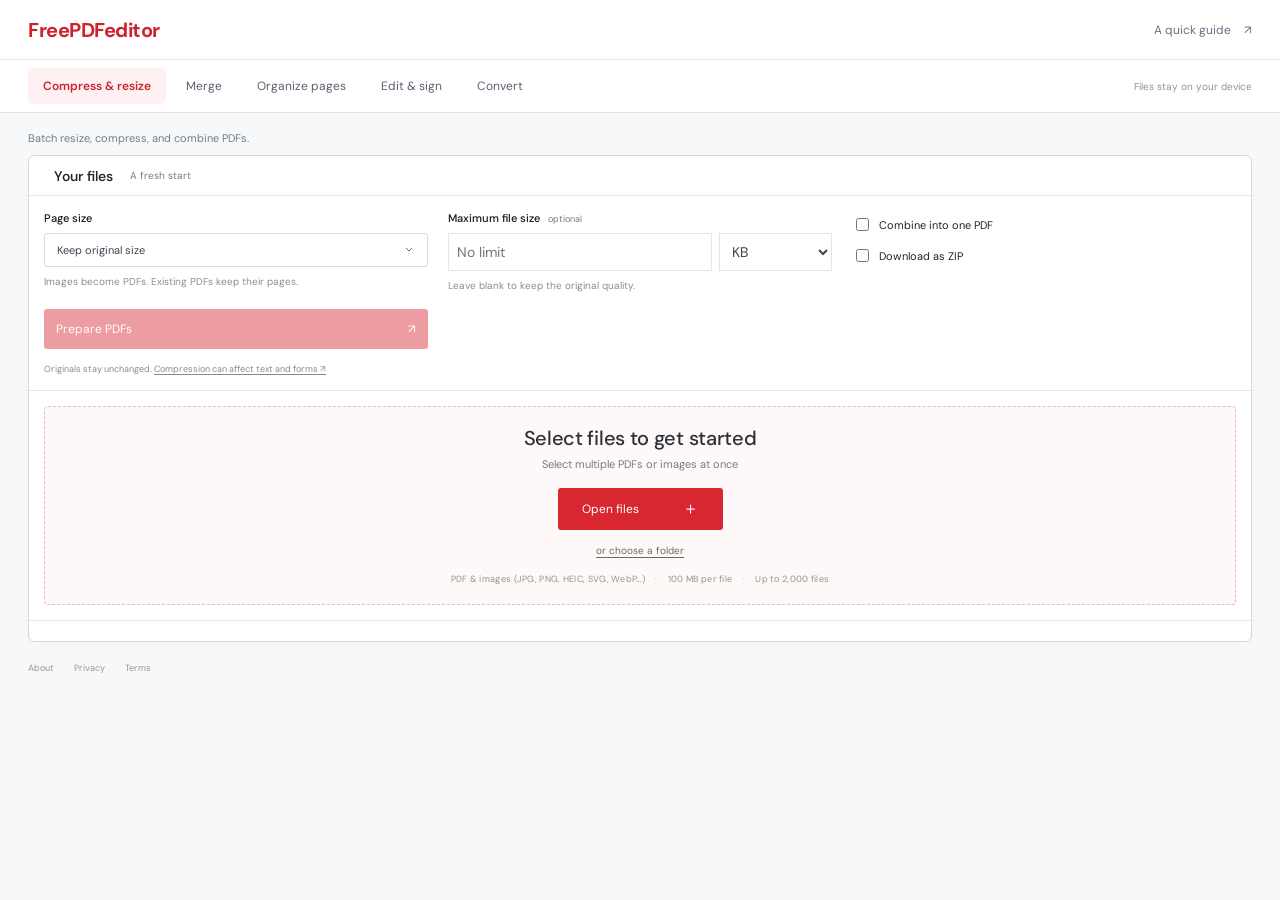
<file: index.html>
<!doctype html>
<html lang="en"><head><meta charset="utf-8"><meta name="viewport" content="width=device-width,initial-scale=1"><meta name="theme-color" content="#f6f5ef"><meta name="description" content="Resize PDF pages, prepare images as PDFs, and fit documents to upload limits. Free batch processing, on your device."><title>FreePDFeditor | Compress, Resize & Merge PDFs</title><link rel="stylesheet" href="./style.css"><link rel="stylesheet" href="./editor.css"><script defer src="./pdf-lib.min.js"></script><script defer src="./pdf.min.js"></script><script defer src="./heic2any.min.js"></script><script defer src="./app.js"></script><script defer src="./editor.js"></script></head>
<body><header class="site-header"><a class="brand" href="./" aria-label="FreePDFeditor home">FreePDFeditor</a><nav aria-label="Main navigation"><a class="active" href="./">The workspace</a><a href="./guide.html">A quick guide <span>↗</span></a></nav></header>
<div class="tool-navigation" role="navigation" aria-label="PDF tools"><button data-workspace="batch" class="selected">Compress & resize</button><button data-workspace="merge">Merge</button><button data-workspace="organize">Organize pages</button><button data-workspace="edit">Edit & sign</button><button data-workspace="convert">Convert</button><span>Files stay on your device</span></div><main><p id="workspace-mode-note" class="mode-note">Batch resize, compress, and combine PDFs.</p><section class="workspace" aria-label="PDF workspace"><div class="workspace-top"><div><span class="step-dot">01</span><h2>Your files</h2><span id="file-count" class="muted-count">A fresh start</span></div><div class="top-tools"><button class="quiet hidden" id="clear">Clear all</button></div></div>
<div class="work-grid"><div class="files-side"><div class="drop-zone" id="drop-zone" role="button" tabindex="0" aria-label="Select PDF or image files"><div class="paper-art" aria-hidden="true"><div class="paper paper-back"></div><div class="paper paper-front"><span></span><span></span><span></span><b>PDF</b><i>↙</i></div><div class="art-spark">✳</div></div><h3>Select files to get started</h3><p>Select multiple PDFs or images at once</p><div class="upload-actions"><button class="primary" id="choose">Open files <span>＋</span></button><button class="folder-button" id="choose-folder">or choose a folder</button></div><p class="file-hint">PDF & images (JPG, PNG, HEIC, SVG, WebP…) <span>·</span> 100 MB per file <span>·</span> Up to 2,000 files</p><input id="file-input" type="file" accept=".pdf,.jpg,.jpeg,.png,.heic,.heif,.svg,.webp,.gif,.bmp" multiple hidden><input id="folder-input" type="file" webkitdirectory multiple hidden></div>
<div class="queue-toolbar hidden" id="queue-toolbar"><span id="queue-summary">Ready when you are.</span><button class="quiet" id="add-more">Add more ＋</button></div><div id="file-list" class="file-list" aria-label="File queue"></div><button class="load-more hidden" id="load-more">Show more files</button><div class="batch-summary hidden" id="batch-summary" role="status"></div></div>
<aside class="settings"><div class="settings-title"><span class="step-dot">02</span><h2>Output settings</h2></div><div class="control-group"><label for="page-size">Page size <span class="label-detail">The paper dimensions</span></label><div class="select-wrap"><select id="page-size"><option value="original">Keep original size</option><option value="a4">A4 · 210 × 297 mm</option><option value="letter">US Letter · 8.5 × 11 in</option><option value="a5">A5 · 148 × 210 mm</option><option value="custom">Custom dimensions</option></select></div><div id="custom-size" class="custom-size hidden"><label>Width <input type="number" id="width" value="210" min="20" max="1000"> <span>mm</span></label><span>×</span><label>Height <input type="number" id="height" value="297" min="20" max="1000"> <span>mm</span></label></div><div class="orientation hidden" id="orientation-controls"><button class="selected" data-orientation="portrait">▯ Portrait</button><button data-orientation="landscape">▭ Landscape</button></div><p class="setting-caption" id="page-caption">Images become PDFs. Existing PDFs keep their pages.</p></div>
<div class="control-group"><label for="target-number">Maximum file size <span class="optional">optional</span></label><div class="custom-target" id="custom-target"><input id="target-number" type="number" min="10" max="100000" placeholder="No limit" aria-label="Maximum file size"><select id="target-unit" aria-label="File size unit"><option value="1000">KB</option><option value="1000000">MB</option></select></div><p class="setting-caption" id="size-caption">Leave blank to keep the original quality.</p></div><div class="output-choices"><label><input type="checkbox" id="combine"> Combine into one PDF</label><label><input type="checkbox" id="zip"> Download as ZIP</label></div><button class="process-button" id="process" disabled><span id="process-label">Prepare PDFs</span><span>↗</span></button><button class="stop-button hidden" id="stop">Stop after current file</button><button class="download-all hidden" id="download-all">Download files <span>↓</span></button><p class="under-button" id="under-button">Originals stay unchanged. <a href="./guide.html">Compression can affect text and forms ↗</a></p></aside></div>
<div class="workspace-bottom"><span><svg viewBox="0 0 24 24" width="14" height="14" fill="none" stroke="currentColor" stroke-width="1.5"><rect x="5" y="10" width="14" height="11" rx="2"/><path d="M8 10V6a4 4 0 0 1 8 0v4"/></svg> Your documents stay on your device.</span></div></section>
</main><footer><a class="brand footer-brand" href="./">FreePDFeditor</a><div><a href="./about.html">About</a><a href="./privacy.html">Privacy</a><a href="./terms.html">Terms</a></div><span>© 2026 FreePDFeditor</span></footer><div id="toast" class="toast hidden" role="status"></div><dialog id="preview-dialog"><div class="dialog-head"><div><span class="eyebrow">A CLOSER LOOK</span><h2 id="preview-title">Preview</h2></div><button id="close-preview" class="close-button" aria-label="Close preview">×</button></div><div class="preview-controls"><button id="prev-page" aria-label="Previous page">←</button><span id="page-indicator"></span><button id="next-page" aria-label="Next page">→</button></div><div class="preview-canvas-wrap"><canvas id="preview-canvas"></canvas></div><p id="preview-note"></p></dialog><dialog id="editor-dialog" class="pdf-editor"><div class="editor-header"><div><strong>FreePDFeditor</strong><span id="editor-name"></span></div><div><button id="editor-save" class="editor-primary">Save PDF ↓</button><button id="editor-close" aria-label="Close editor">×</button></div></div><div class="editor-toolbar" aria-label="Editing tools"><div class="tool-group"><button id="editor-undo" title="Undo">↶<span>Undo</span></button><button id="editor-redo" title="Redo">↷<span>Redo</span></button></div><div class="tool-group"><button data-editor-tool="select" class="selected">↖<span>Select</span></button><button data-editor-tool="text">T<span>Add text</span></button><button data-editor-tool="highlight">▰<span>Highlight</span></button><button data-editor-tool="draw">〰<span>Draw</span></button><button data-editor-tool="sign">✎<span>Sign</span></button><input type="color" id="editor-color" value="#243046" aria-label="Text and drawing colour"></div><div class="tool-group"><button id="editor-rotate">↻<span>Rotate</span></button><button id="editor-delete">×<span>Delete page</span></button><button id="editor-extract">↗<span>Extract page</span></button></div><div class="image-export-group"><select id="editor-image-type" aria-label="Image export format"><option value="image/png">PNG</option><option value="image/jpeg">JPEG</option></select><button id="editor-image-export">Export page ↓</button></div></div><div class="editor-body"><aside class="page-sidebar"><div class="sidebar-heading"><span>Pages</span><span id="editor-page-count"></span></div><div class="page-move"><button id="editor-up">↑ Move up</button><button id="editor-down">↓ Move down</button></div><div id="editor-pages"></div></aside><div id="editor-stage" class="editor-stage"><div id="editor-paper"><canvas id="editor-base"></canvas><canvas id="editor-overlay"></canvas></div></div></div><div class="editor-footer"><span id="editor-status">Ready</span><span>Save creates a new copy · review before use</span></div></dialog><dialog id="text-dialog" class="text-entry"><h2>Add text</h2><label for="text-value">Text to place on the page</label><textarea id="text-value" rows="3" maxlength="1000"></textarea><label for="text-size">Font size</label><input id="text-size" type="number" min="8" max="72" value="18"><div><button id="cancel-text">Cancel</button><button id="insert-text" class="editor-primary">Add to page</button></div><p>Latin characters supported. A typed signature is a visual mark, not certificate signing.</p></dialog></body></html>
</file>
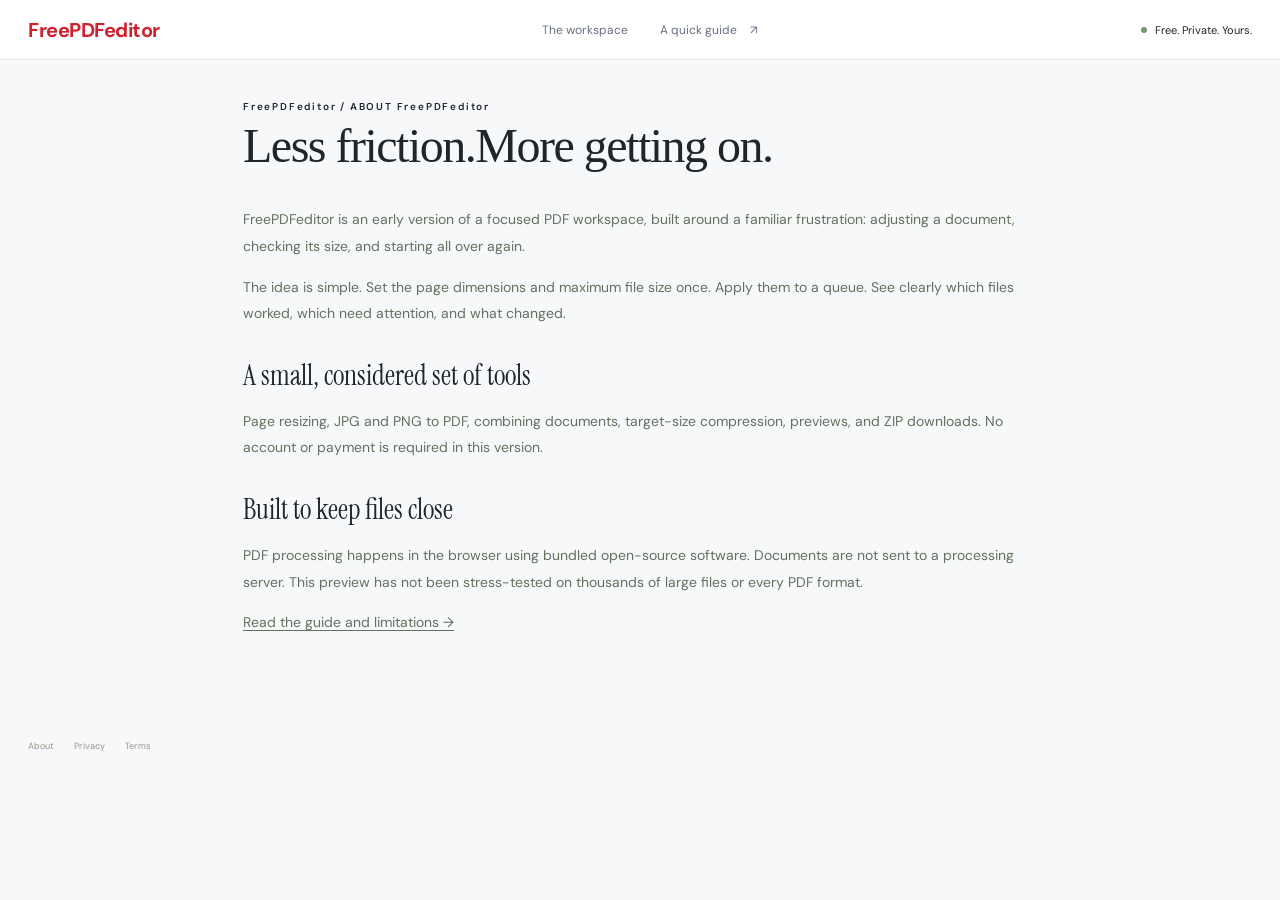
<file: about.html>
<!doctype html>
<html lang="en"><head><meta charset="utf-8"><meta name="viewport" content="width=device-width,initial-scale=1"><meta name="theme-color" content="#f6f5ef"><meta name="description" content="Resize PDF pages, prepare images as PDFs, and fit documents to upload limits. Free batch processing, on your device."><title>About FreePDFeditor — FreePDFeditor</title><link rel="stylesheet" href="./style.css"><link rel="stylesheet" href="./editor.css"></head>
<body><header class="site-header"><a class="brand" href="./" aria-label="FreePDFeditor home">FreePDFeditor</a><nav aria-label="Main navigation"><a href="./">The workspace</a><a href="./guide.html">A quick guide <span>↗</span></a></nav><span class="header-note"><i></i> Free. Private. Yours.</span></header>
<main class="legal-main"><div class="eyebrow">FreePDFeditor / ABOUT FreePDFeditor</div><h1>Less friction.<br>More getting on.</h1><p>FreePDFeditor is an early version of a focused PDF workspace, built around a familiar frustration: adjusting a document, checking its size, and starting all over again.</p><p>The idea is simple. Set the page dimensions and maximum file size once. Apply them to a queue. See clearly which files worked, which need attention, and what changed.</p><h2>A small, considered set of tools</h2><p>Page resizing, JPG and PNG to PDF, combining documents, target-size compression, previews, and ZIP downloads. No account or payment is required in this version.</p><h2>Built to keep files close</h2><p>PDF processing happens in the browser using bundled open-source software. Documents are not sent to a processing server. This preview has not been stress-tested on thousands of large files or every PDF format.</p><p><a href="./guide.html">Read the guide and limitations →</a></p></main><footer><a class="brand footer-brand" href="./">FreePDFeditor</a><span>A little room to get on with things.</span><div><a href="./about.html">About</a><a href="./privacy.html">Privacy</a><a href="./terms.html">Terms</a></div><span>© 2026 FreePDFeditor</span></footer></body></html>
</file>
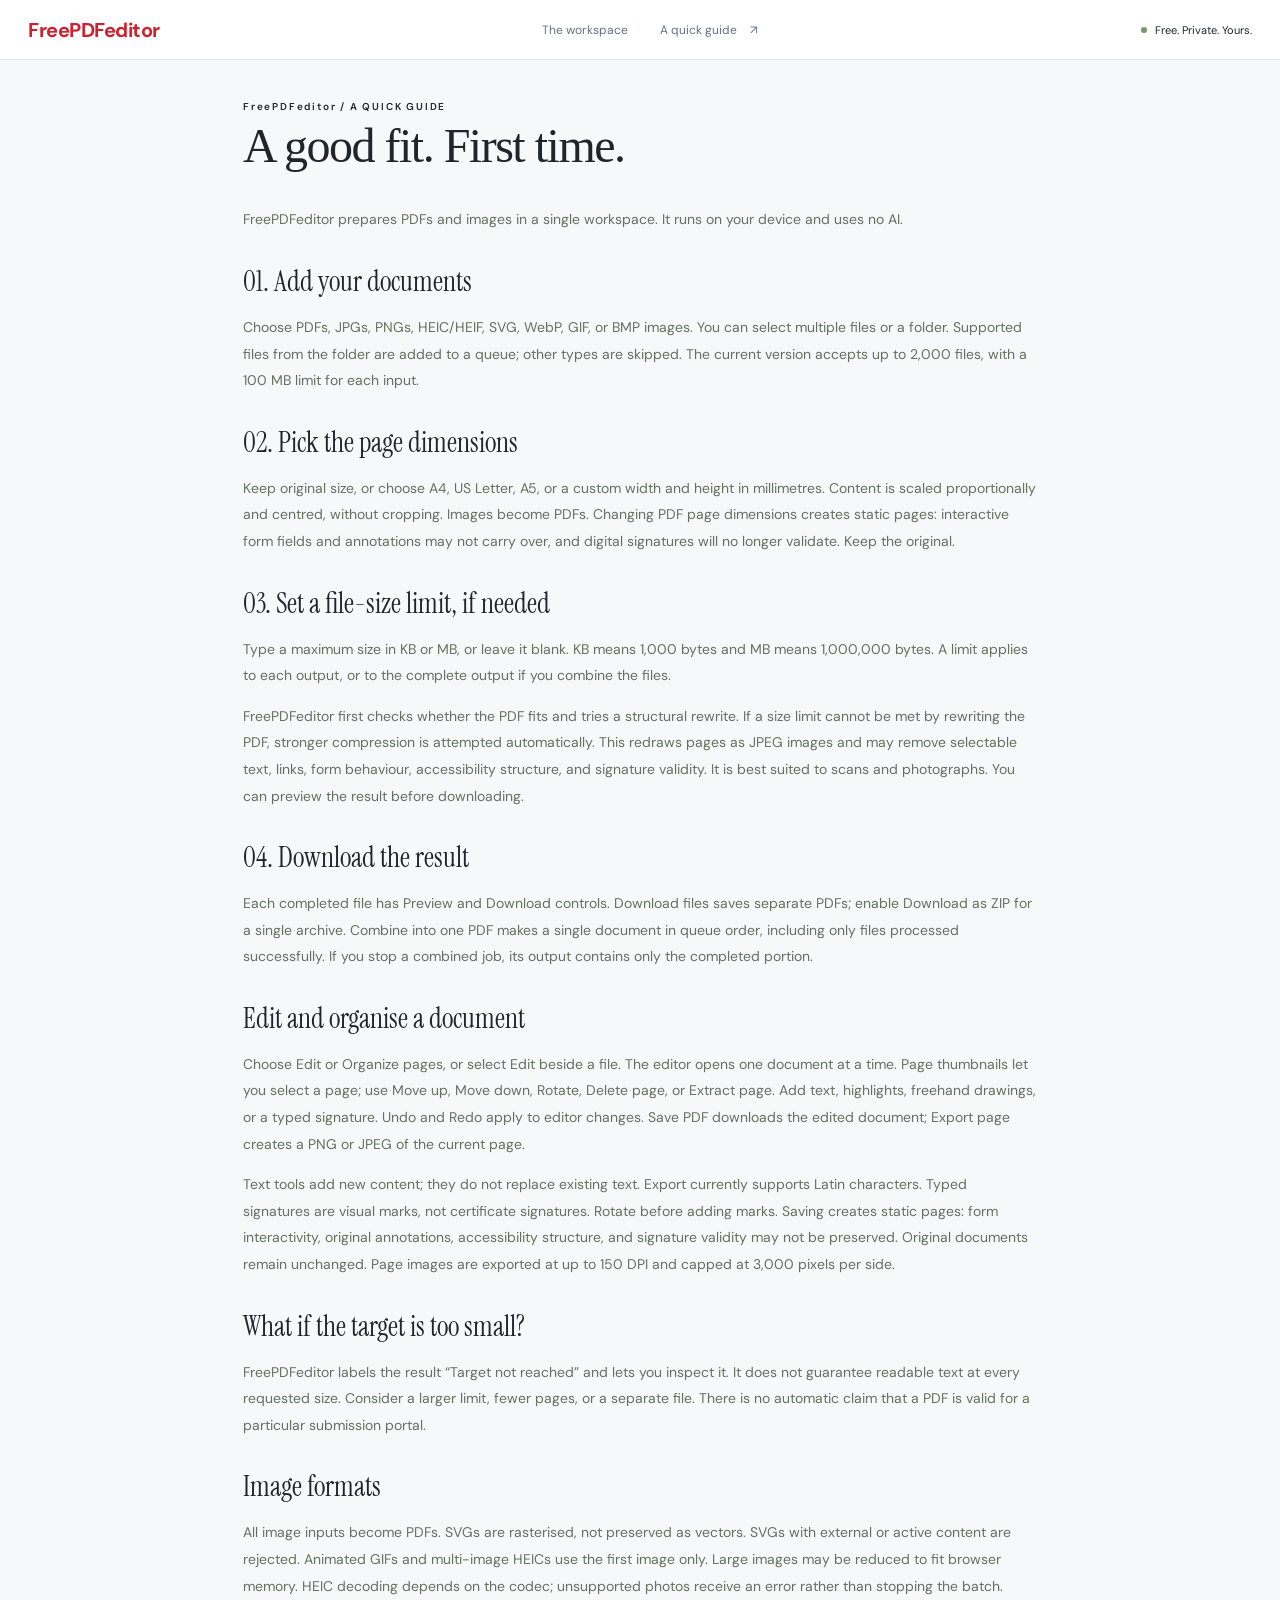
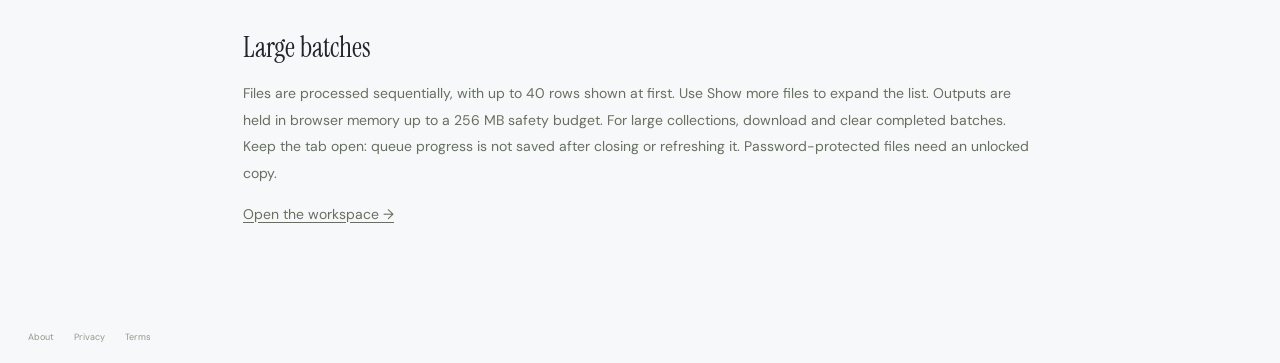
<file: guide.html>
<!doctype html>
<html lang="en"><head><meta charset="utf-8"><meta name="viewport" content="width=device-width,initial-scale=1"><meta name="theme-color" content="#f6f5ef"><meta name="description" content="Resize PDF pages, prepare images as PDFs, and fit documents to upload limits. Free batch processing, on your device."><title>A quick guide — FreePDFeditor</title><link rel="stylesheet" href="./style.css"><link rel="stylesheet" href="./editor.css"></head>
<body><header class="site-header"><a class="brand" href="./" aria-label="FreePDFeditor home">FreePDFeditor</a><nav aria-label="Main navigation"><a href="./">The workspace</a><a href="./guide.html">A quick guide <span>↗</span></a></nav><span class="header-note"><i></i> Free. Private. Yours.</span></header>
<main class="legal-main"><div class="eyebrow">FreePDFeditor / A QUICK GUIDE</div><h1>A good fit. First time.</h1><p>FreePDFeditor prepares PDFs and images in a single workspace. It runs on your device and uses no AI.</p><h2>01. Add your documents</h2><p>Choose PDFs, JPGs, PNGs, HEIC/HEIF, SVG, WebP, GIF, or BMP images. You can select multiple files or a folder. Supported files from the folder are added to a queue; other types are skipped. The current version accepts up to 2,000 files, with a 100 MB limit for each input.</p><h2>02. Pick the page dimensions</h2><p>Keep original size, or choose A4, US Letter, A5, or a custom width and height in millimetres. Content is scaled proportionally and centred, without cropping. Images become PDFs. Changing PDF page dimensions creates static pages: interactive form fields and annotations may not carry over, and digital signatures will no longer validate. Keep the original.</p><h2>03. Set a file-size limit, if needed</h2><p>Type a maximum size in KB or MB, or leave it blank. KB means 1,000 bytes and MB means 1,000,000 bytes. A limit applies to each output, or to the complete output if you combine the files.</p><p>FreePDFeditor first checks whether the PDF fits and tries a structural rewrite. If a size limit cannot be met by rewriting the PDF, stronger compression is attempted automatically. This redraws pages as JPEG images and may remove selectable text, links, form behaviour, accessibility structure, and signature validity. It is best suited to scans and photographs. You can preview the result before downloading.</p><h2>04. Download the result</h2><p>Each completed file has Preview and Download controls. Download files saves separate PDFs; enable Download as ZIP for a single archive. Combine into one PDF makes a single document in queue order, including only files processed successfully. If you stop a combined job, its output contains only the completed portion.</p><h2>Edit and organise a document</h2><p>Choose Edit or Organize pages, or select Edit beside a file. The editor opens one document at a time. Page thumbnails let you select a page; use Move up, Move down, Rotate, Delete page, or Extract page. Add text, highlights, freehand drawings, or a typed signature. Undo and Redo apply to editor changes. Save PDF downloads the edited document; Export page creates a PNG or JPEG of the current page.</p><p>Text tools add new content; they do not replace existing text. Export currently supports Latin characters. Typed signatures are visual marks, not certificate signatures. Rotate before adding marks. Saving creates static pages: form interactivity, original annotations, accessibility structure, and signature validity may not be preserved. Original documents remain unchanged. Page images are exported at up to 150 DPI and capped at 3,000 pixels per side.</p><h2>What if the target is too small?</h2><p>FreePDFeditor labels the result “Target not reached” and lets you inspect it. It does not guarantee readable text at every requested size. Consider a larger limit, fewer pages, or a separate file. There is no automatic claim that a PDF is valid for a particular submission portal.</p><h2>Image formats</h2><p>All image inputs become PDFs. SVGs are rasterised, not preserved as vectors. SVGs with external or active content are rejected. Animated GIFs and multi-image HEICs use the first image only. Large images may be reduced to fit browser memory. HEIC decoding depends on the codec; unsupported photos receive an error rather than stopping the batch.</p><h2>Large batches</h2><p>Files are processed sequentially, with up to 40 rows shown at first. Use Show more files to expand the list. Outputs are held in browser memory up to a 256 MB safety budget. For large collections, download and clear completed batches. Keep the tab open: queue progress is not saved after closing or refreshing it. Password-protected files need an unlocked copy.</p><p><a href="./">Open the workspace →</a></p></main><footer><a class="brand footer-brand" href="./">FreePDFeditor</a><span>A little room to get on with things.</span><div><a href="./about.html">About</a><a href="./privacy.html">Privacy</a><a href="./terms.html">Terms</a></div><span>© 2026 FreePDFeditor</span></footer></body></html>
</file>
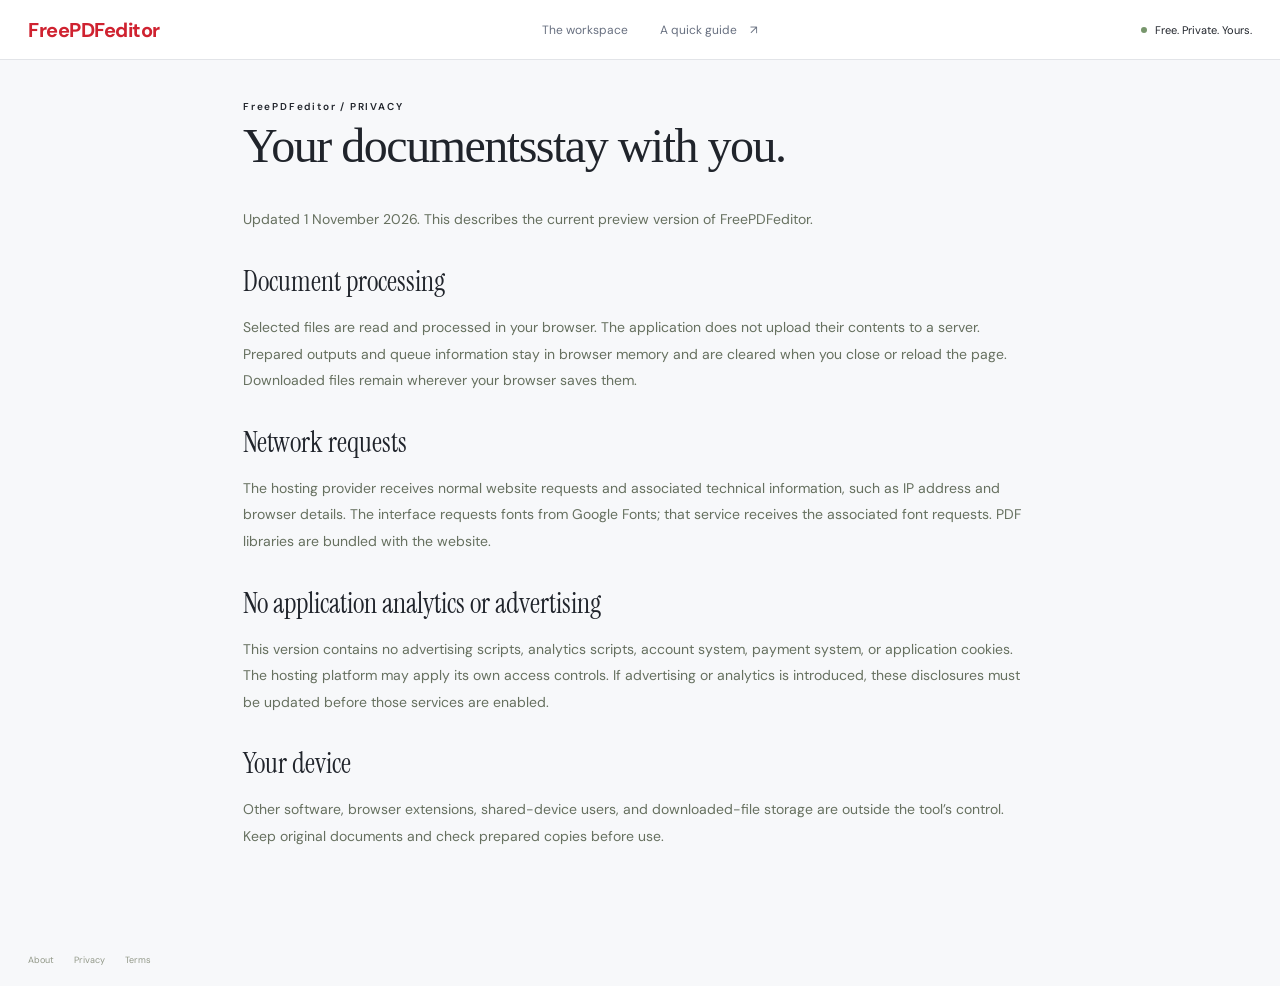
<file: privacy.html>
<!doctype html>
<html lang="en"><head><meta charset="utf-8"><meta name="viewport" content="width=device-width,initial-scale=1"><meta name="theme-color" content="#f6f5ef"><meta name="description" content="Resize PDF pages, prepare images as PDFs, and fit documents to upload limits. Free batch processing, on your device."><title>Privacy — FreePDFeditor</title><link rel="stylesheet" href="./style.css"><link rel="stylesheet" href="./editor.css"></head>
<body><header class="site-header"><a class="brand" href="./" aria-label="FreePDFeditor home">FreePDFeditor</a><nav aria-label="Main navigation"><a href="./">The workspace</a><a href="./guide.html">A quick guide <span>↗</span></a></nav><span class="header-note"><i></i> Free. Private. Yours.</span></header>
<main class="legal-main"><div class="eyebrow">FreePDFeditor / PRIVACY</div><h1>Your documents<br>stay with you.</h1><p>Updated 1 November 2026. This describes the current preview version of FreePDFeditor.</p><h2>Document processing</h2><p>Selected files are read and processed in your browser. The application does not upload their contents to a server. Prepared outputs and queue information stay in browser memory and are cleared when you close or reload the page. Downloaded files remain wherever your browser saves them.</p><h2>Network requests</h2><p>The hosting provider receives normal website requests and associated technical information, such as IP address and browser details. The interface requests fonts from Google Fonts; that service receives the associated font requests. PDF libraries are bundled with the website.</p><h2>No application analytics or advertising</h2><p>This version contains no advertising scripts, analytics scripts, account system, payment system, or application cookies. The hosting platform may apply its own access controls. If advertising or analytics is introduced, these disclosures must be updated before those services are enabled.</p><h2>Your device</h2><p>Other software, browser extensions, shared-device users, and downloaded-file storage are outside the tool’s control. Keep original documents and check prepared copies before use.</p></main><footer><a class="brand footer-brand" href="./">FreePDFeditor</a><span>A little room to get on with things.</span><div><a href="./about.html">About</a><a href="./privacy.html">Privacy</a><a href="./terms.html">Terms</a></div><span>© 2026 FreePDFeditor</span></footer></body></html>
</file>
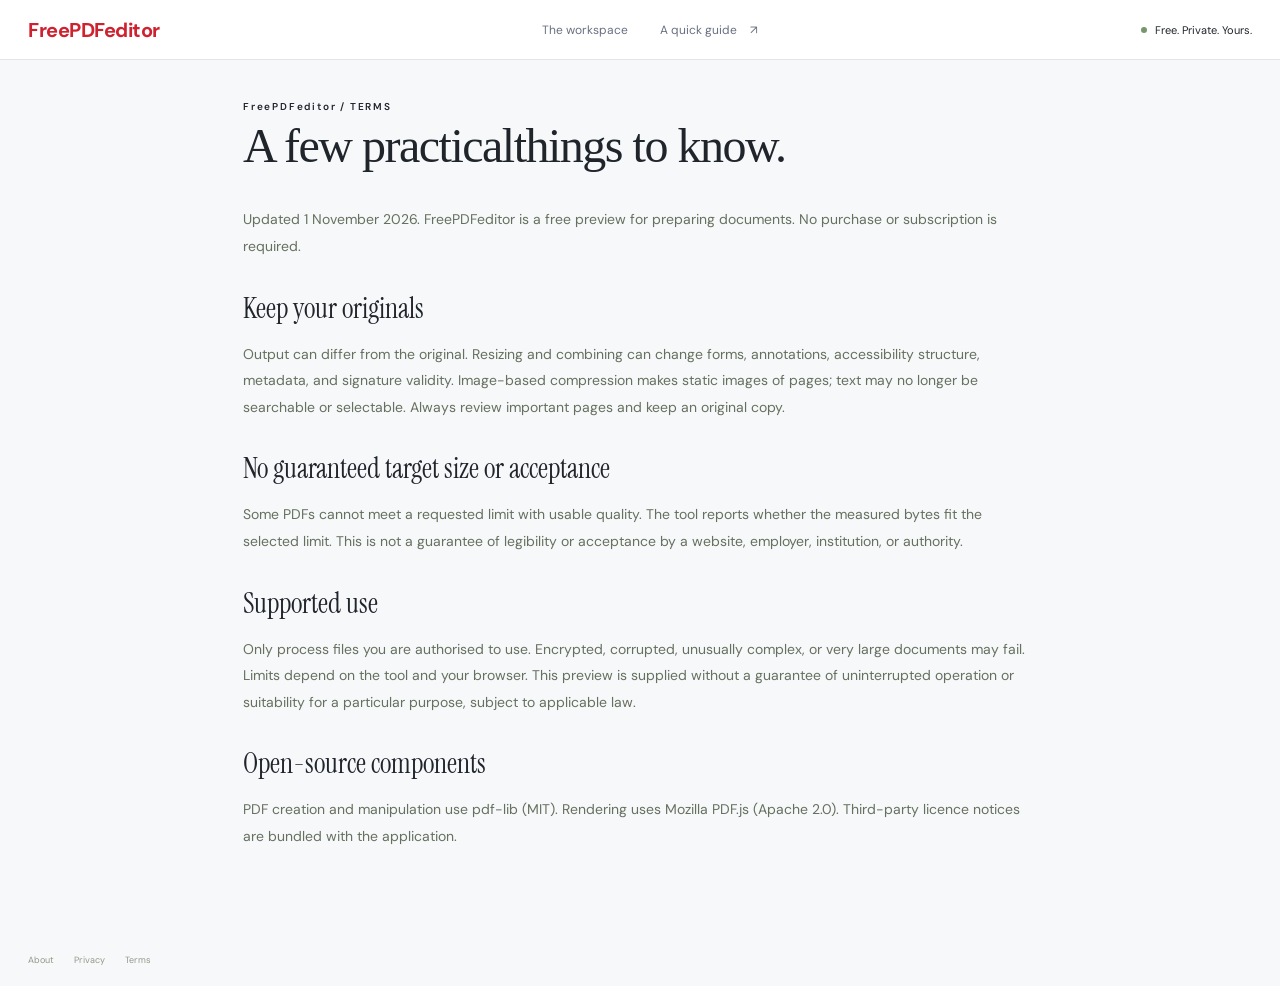
<file: terms.html>
<!doctype html>
<html lang="en"><head><meta charset="utf-8"><meta name="viewport" content="width=device-width,initial-scale=1"><meta name="theme-color" content="#f6f5ef"><meta name="description" content="Resize PDF pages, prepare images as PDFs, and fit documents to upload limits. Free batch processing, on your device."><title>Terms — FreePDFeditor</title><link rel="stylesheet" href="./style.css"><link rel="stylesheet" href="./editor.css"></head>
<body><header class="site-header"><a class="brand" href="./" aria-label="FreePDFeditor home">FreePDFeditor</a><nav aria-label="Main navigation"><a href="./">The workspace</a><a href="./guide.html">A quick guide <span>↗</span></a></nav><span class="header-note"><i></i> Free. Private. Yours.</span></header>
<main class="legal-main"><div class="eyebrow">FreePDFeditor / TERMS</div><h1>A few practical<br>things to know.</h1><p>Updated 1 November 2026. FreePDFeditor is a free preview for preparing documents. No purchase or subscription is required.</p><h2>Keep your originals</h2><p>Output can differ from the original. Resizing and combining can change forms, annotations, accessibility structure, metadata, and signature validity. Image-based compression makes static images of pages; text may no longer be searchable or selectable. Always review important pages and keep an original copy.</p><h2>No guaranteed target size or acceptance</h2><p>Some PDFs cannot meet a requested limit with usable quality. The tool reports whether the measured bytes fit the selected limit. This is not a guarantee of legibility or acceptance by a website, employer, institution, or authority.</p><h2>Supported use</h2><p>Only process files you are authorised to use. Encrypted, corrupted, unusually complex, or very large documents may fail. Limits depend on the tool and your browser. This preview is supplied without a guarantee of uninterrupted operation or suitability for a particular purpose, subject to applicable law.</p><h2>Open-source components</h2><p>PDF creation and manipulation use pdf-lib (MIT). Rendering uses Mozilla PDF.js (Apache 2.0). Third-party licence notices are bundled with the application.</p></main><footer><a class="brand footer-brand" href="./">FreePDFeditor</a><span>A little room to get on with things.</span><div><a href="./about.html">About</a><a href="./privacy.html">Privacy</a><a href="./terms.html">Terms</a></div><span>© 2026 FreePDFeditor</span></footer></body></html>
</file>
<file: style.css>
@import url('https://fonts.googleapis.com/css2?family=DM+Sans:wght@400;450;500;550;600;650;700&family=Instrument+Serif:ital@0;1&display=swap');
:root{--bg:#f6f5ef;--ink:#252c28;--muted:#7b8178;--green:#2d4a3a;--light:#e9eee6;--line:#dedfd6;--serif:'Instrument Serif',Georgia,serif;--sans:'DM Sans',Arial,sans-serif}*{box-sizing:border-box}body{margin:0;background:var(--bg);color:var(--ink);font-family:var(--sans);font-size:14px;-webkit-font-smoothing:antialiased}button,input,select{font:inherit}button,a,input,select{-webkit-tap-highlight-color:transparent}button{cursor:pointer}button:disabled{cursor:default;opacity:.45}button:focus-visible,a:focus-visible,input:focus-visible,select:focus-visible{outline:3px solid #91ac83;outline-offset:4px}a{color:inherit;text-decoration:none}button{color:inherit}main{max-width:1240px;padding:0 52px;margin:auto}.site-header{height:100px;margin:0 52px;border-bottom:1px solid var(--line);display:flex;align-items:center;justify-content:space-between}.brand{font-family:var(--serif);font-size:40px;letter-spacing:-2px;display:flex;align-items:center;gap:10px}.brand-mark{font-family:var(--serif);font-size:32px;background:var(--green);color:var(--bg);width:35px;height:39px;line-height:36px;text-align:center;border-radius:2px;letter-spacing:-2px}.brand-period{font:10px var(--sans);align-self:flex-start;margin-top:11px;letter-spacing:0;margin-left:-7px}nav{display:flex;gap:32px;color:var(--muted);font-size:12px}nav .active{color:var(--ink)}nav span{margin-left:10px}.header-note{font-size:11px;display:flex;align-items:center;gap:8px}.header-note i{width:6px;height:6px;background:#77966c;border-radius:50%}.intro{padding:44px 0 38px}.eyebrow{font-size:10px;font-weight:600;letter-spacing:1.8px;display:flex;gap:9px;align-items:center}.tiny-cross{font-size:20px;color:var(--green)}.intro-line{display:flex;justify-content:space-between;align-items:flex-end}h1{font:104px/.89 var(--serif);letter-spacing:-3px;margin:22px 0 0;font-weight:400}.serif-italic{font-style:italic;color:var(--green)}.intro-aside{padding:0 2px 7px 30px}.intro-aside p{font-size:17px;line-height:1.6;margin:0 0 25px}.intro-aside>span{font-size:8px;letter-spacing:1.2px;color:var(--muted)}.intro-aside>span span{font-size:24px;padding-left:30px;color:var(--green)}.workspace{border:1px solid #d5d9ce;border-radius:8px;background:#fdfdf9;overflow:hidden;box-shadow:0 8px 36px #23302604}.workspace-top{height:64px;border-bottom:1px solid var(--line);padding:0 25px;display:flex;align-items:center;justify-content:space-between}.workspace-top>div,.settings-title{display:flex;align-items:center;gap:11px}h2{font-size:14px;font-weight:550;margin:0}.step-dot{font-size:9px;display:inline-flex;align-items:center;justify-content:center;border:1px solid #d4d8cd;border-radius:50%;width:23px;height:23px;color:#7d8677}.muted-count{font-size:10px;color:var(--muted);margin-left:6px}.quiet{border:0;background:transparent;font-size:11px;padding:7px 0;color:var(--muted)}.quiet:hover{color:var(--green)}.top-tools{gap:20px!important}.quiet span{margin-left:9px}.work-grid{display:grid;grid-template-columns:minmax(0,1.65fr) minmax(310px,1fr)}.files-side{padding:25px;min-width:0}.drop-zone{border:1px dashed #cbd1c4;border-radius:4px;min-height:380px;display:flex;flex-direction:column;align-items:center;justify-content:center;background:linear-gradient(130deg,#f4f6ef,#fafbf5);transition:background .2s,border .2s;text-align:center;padding:28px 15px}.drop-zone.drag-over{background:#e7eee1;border-color:var(--green)}.paper-art{position:relative;width:104px;height:114px;margin:0 0 17px}.paper{position:absolute;width:67px;height:88px;background:#fffef9;border:1px solid #d5dbc9;border-radius:3px;box-shadow:0 4px 10px #34422b08}.paper-back{transform:rotate(-15deg);left:8px;top:7px;background:#e4e9db}.paper-front{left:26px;top:10px;transform:rotate(9deg);padding:17px 12px}.paper-front span{height:2px;background:#d1d7c6;display:block;margin-bottom:5px}.paper-front span:nth-child(2){width:75%}.paper-front b{font-size:9px;letter-spacing:1px;position:absolute;bottom:12px;color:#6c7b61}.paper-front i{position:absolute;bottom:10px;right:10px;color:#74876c}.art-spark{position:absolute;right:-2px;top:-4px;font-size:30px;color:#9caa84}.drop-zone h3{font:30px var(--serif);font-weight:400;margin:0 0 8px;letter-spacing:-.3px}.drop-zone p{font-size:11px;color:var(--muted);margin:0;line-height:1.6}.upload-actions{display:flex;flex-direction:column;align-items:center;gap:12px;margin:23px 0 20px}.primary{background:var(--green);color:#fff;border:0;border-radius:3px;font-size:12px;padding:13px 24px;min-width:165px;display:flex;justify-content:space-between;gap:35px}.primary:hover,.process-button:hover{background:#1b3527}.primary span{font-size:17px;line-height:14px}.folder-button{font-size:10px;color:#65715c;border:0;background:transparent;text-decoration:underline;text-underline-offset:3px}.drop-zone p.file-hint{font-size:9px;letter-spacing:.3px;color:#909784}.file-hint span{padding:0 8px}.settings{border-left:1px solid var(--line);padding:25px 25px 18px;background:#fffefa}.settings-title{margin-bottom:25px}.apply-label{font-size:7px;letter-spacing:.8px;margin-left:auto;color:#8c9284}.control-group{padding-bottom:22px;margin-bottom:21px;border-bottom:1px solid #e9eae2}.control-group>label{display:block;font-size:11px;font-weight:550;margin-bottom:11px}.label-detail{font-size:9px;float:right;color:#94998d;font-weight:400}.select-wrap select{width:100%;appearance:none;border:1px solid #daddd1;border-radius:3px;background:#fffefa url("data:image/svg+xml,%3Csvg xmlns='http://www.w3.org/2000/svg' width='12' height='12' fill='none' stroke='%23606b58'%3E%3Cpath d='m3 4 3 3 3-3'/%3E%3C/svg%3E") right 12px center no-repeat;padding:11px 30px 11px 12px;font-size:11px;color:#3d4937}.setting-caption{font-size:9px;line-height:1.65;color:#8a9181;margin:10px 0 0}.orientation{display:flex;gap:6px;margin-top:10px}.orientation button{background:transparent;border:1px solid var(--line);border-radius:3px;padding:7px;font-size:10px;flex:1}.size-options{display:grid;grid-template-columns:repeat(3,1fr);gap:7px}.size-options button{border:1px solid #daddd1;border-radius:3px;background:transparent;padding:9px 0;font-size:10px}.size-options button.selected,.orientation button.selected{background:#e8eee2;border-color:#9eaf91;color:#354a2d}.custom-size{display:flex;gap:8px;margin-top:12px;align-items:center}.custom-size label{font-size:9px;flex:1;min-width:0}.custom-size input{width:100%;padding:7px;border:1px solid var(--line);background:transparent;margin:5px 0}.custom-target{display:flex;gap:7px;margin-top:12px}.custom-target input,.custom-target select{border:1px solid var(--line);padding:8px;background:transparent;min-width:0;width:70%}.custom-target select{width:30%}.consent{display:flex!important;gap:8px;align-items:flex-start;margin:13px 0 0!important;font-size:10px!important;line-height:1.4}.consent input{accent-color:var(--green);margin:1px 0 0}.consent small{display:block;color:#8a7d67;font-size:9px;font-weight:400;line-height:1.5;margin-top:4px}.join-group{padding-bottom:17px;margin-bottom:18px}.switch-label{display:flex!important;align-items:center;justify-content:space-between;position:relative;margin:0!important}.switch-label small{display:block;font-size:9px;color:#8a9181;font-weight:400;margin-top:5px}.switch-label input{position:absolute;right:0;opacity:0;width:33px;height:20px;cursor:pointer}.switch-track{height:18px;width:31px;background:#dce0d5;border-radius:20px;pointer-events:none}.switch-track:before{content:'';display:block;width:12px;height:12px;border-radius:50%;background:white;margin:3px;transition:transform .15s}.switch-label input:checked+.switch-track{background:var(--green)}.switch-label input:checked+.switch-track:before{transform:translateX(13px)}.switch-label input:focus-visible+.switch-track{outline:3px solid #91ac83;outline-offset:3px}.process-button,.download-all{border:0;border-radius:3px;background:var(--green);color:#fff;width:100%;padding:14px;display:flex;justify-content:space-between;font-size:12px}.download-all{margin-top:9px;background:#e7eddf;color:var(--green)}.under-button{text-align:center;font-size:8px;color:#93998a;margin:11px 0 0}.workspace-bottom{border-top:1px solid var(--line);padding:15px 25px;display:flex;justify-content:space-between;gap:20px;font-size:9px;color:#858d7b}.workspace-bottom>span:first-child{display:flex;align-items:center;gap:7px}.workspace-bottom>span:last-child{font-size:7px;letter-spacing:1px}.principles{display:grid;grid-template-columns:repeat(3,1fr);gap:50px;margin:45px 0 40px}.principles article>span{font-size:8px;letter-spacing:1px;color:#8a9181}.principles h3{font:29px/1.08 var(--serif);letter-spacing:-.3px;font-weight:400;margin:14px 0 12px}.principles p{font-size:11px;line-height:1.75;color:#838a7b;max-width:260px}.footnote{border-top:1px solid var(--line);border-bottom:1px solid var(--line);padding:23px 0;display:flex;align-items:center;gap:18px}.footnote-star{font-size:35px;color:#879574}.footnote p{font-size:12px;line-height:1.9;margin:0}.footnote p span{font-size:10px;color:var(--muted)}.footnote a{margin-left:auto;font-size:10px;border-bottom:1px solid #b8c1ad;padding-bottom:4px}footer{max-width:1240px;padding:27px 52px 32px;margin:auto;display:flex;align-items:center;gap:22px;color:#929888;font-size:9px}.footer-brand{font-size:30px;color:var(--ink)}footer>div{display:flex;gap:20px;margin-left:auto}footer>span:last-child{font-size:7px;letter-spacing:.6px;margin-left:15px}.hidden{display:none!important}.queue-toolbar{display:flex;align-items:center;justify-content:space-between;padding:17px 0 8px;font-size:10px;color:var(--muted)}.file-row{display:flex;align-items:center;gap:12px;padding:14px 0;border-bottom:1px solid #e9eae2}.file-icon{width:34px;height:43px;border:1px solid #d7ddcc;border-radius:3px;background:#f2f5eb;font-size:8px;display:flex;align-items:center;justify-content:center;flex-shrink:0;color:#69795c}.file-details{min-width:0;flex:1}.file-name{font-size:11px;overflow:hidden;text-overflow:ellipsis;white-space:nowrap;margin-bottom:4px}.file-meta{font-size:9px;color:#8a9181;line-height:1.5}.file-meta.error{color:#ab4c36}.file-meta.success{color:#3f6840}.file-meta.warning{color:#9b7037}.file-actions{display:flex;align-items:center;gap:10px}.file-actions button{background:transparent;border:0;font-size:11px;color:#66765a;padding:5px}.file-actions .remove{font-size:18px;color:#a4aa9c}.compact-drop{min-height:90px;padding:15px}.compact-drop .paper-art,.compact-drop h3,.compact-drop>p,.compact-drop .folder-button{display:none}.compact-drop .upload-actions{margin:0}.compact-drop .primary{background:transparent;color:var(--green);border:1px solid #c8d1be}.batch-summary{margin-top:16px;padding:12px;background:#eff3e8;color:#54644a;font-size:10px;line-height:1.7;border-radius:3px}.stop-button,.load-more{border:1px solid #d3dacb;background:transparent;width:100%;padding:9px;font-size:10px;margin-top:9px;border-radius:3px}.toast{position:fixed;bottom:24px;left:50%;transform:translateX(-50%);background:#293f30;color:#fff;padding:15px 22px;border-radius:5px;max-width:90vw;font-size:12px;z-index:100;box-shadow:0 6px 30px #0002}dialog{border:1px solid #d3dacb;background:var(--bg);color:var(--ink);border-radius:8px;max-width:850px;width:90vw;max-height:92vh;padding:25px}dialog::backdrop{background:#1c2b2477;backdrop-filter:blur(4px)}.dialog-head{display:flex;align-items:center;justify-content:space-between}.dialog-head h2{font:28px var(--serif);margin-top:8px;overflow-wrap:anywhere}.close-button{font-size:28px;background:transparent;border:0}.preview-controls{display:flex;justify-content:center;align-items:center;gap:20px;margin:20px 0;font-size:11px}.preview-controls button{border:1px solid #ccd4c3;background:transparent;padding:7px 14px;border-radius:3px}.preview-canvas-wrap{background:#e8eae2;padding:18px;max-height:62vh;overflow:auto;text-align:center}#preview-canvas{max-width:100%;height:auto;background:white;box-shadow:0 3px 15px #0001}#preview-note{font-size:10px;color:var(--muted);line-height:1.6}.legal-main{max-width:850px;padding-top:55px;padding-bottom:70px}.legal-main h1{font-size:64px;line-height:1.05;margin-bottom:35px}.legal-main h2{font:28px var(--serif);margin:30px 0 10px}.legal-main p,.legal-main li{font-size:14px;line-height:1.9;color:#66705f}.legal-main a{text-decoration:underline;text-underline-offset:3px}.progress-meter{height:3px;background:#e5eadd;border-radius:2px;margin-top:7px;overflow:hidden}.progress-meter div{height:100%;background:#82966d;transition:width .2s}
@media(min-width:1600px){main,footer{max-width:1390px}.intro{padding-top:60px}h1{font-size:120px}.drop-zone{min-height:420px}}@media(max-width:900px){main{padding:0 25px}.site-header{margin:0 25px;height:80px}.header-note{display:none}h1{font-size:86px}.intro-aside p{font-size:14px}.intro-aside>span{font-size:6px}.work-grid{grid-template-columns:minmax(0,1fr) 310px}.files-side,.settings{padding:20px}.drop-zone h3{font-size:24px}.drop-zone p{font-size:10px}.principles{gap:25px}.principles h3{font-size:26px}footer{padding-left:25px;padding-right:25px}}@media(max-width:680px){.site-header{margin:0 20px;height:76px}nav{gap:18px;font-size:10px}.brand{font-size:34px}.brand-mark{width:29px;height:33px;font-size:27px;line-height:30px}main{padding:0 20px}.intro{padding:30px 0}.intro-line{display:block}h1{font-size:83px;margin-top:21px}.intro-aside{padding:20px 0 0;display:flex;justify-content:space-between;align-items:center}.intro-aside p{font-size:12px;margin:0}.intro-aside>span{max-width:130px;line-height:1.6;font-size:7px}.intro-aside>span span{padding-left:10px}.eyebrow{font-size:8px;letter-spacing:1.2px}.workspace-top{height:58px;padding:0 17px}.muted-count{display:none}.work-grid{grid-template-columns:1fr}.files-side{padding:17px}.drop-zone{min-height:310px}.settings{border-left:0;border-top:1px solid var(--line);padding:23px 20px}.settings-title{margin-bottom:20px}.size-options{grid-template-columns:repeat(3,1fr)}.label-detail{font-size:10px}.control-group>label{font-size:12px}.size-options button,.select-wrap select{font-size:12px}.setting-caption{font-size:10px}.workspace-bottom{padding:14px 17px}.workspace-bottom>span:last-child{display:none}.principles{grid-template-columns:1fr;gap:22px;margin-top:30px}.principles article{display:grid;grid-template-columns:1fr 1fr;gap:0 20px}.principles article>span{grid-column:1/-1}.principles h3{font-size:27px;margin:12px 0 0}.principles p{margin:12px 0 0;font-size:10px}.footnote{align-items:flex-start;flex-wrap:wrap;gap:12px}.footnote p{flex:1}.footnote a{margin-left:45px}.footnote p span{display:block;line-height:1.7;margin-top:5px}footer{padding:25px 20px;flex-wrap:wrap;gap:15px}footer>span:nth-child(2){font-size:8px}footer>div{margin-left:auto;gap:12px}footer>span:last-child{width:100%;margin-left:0}.file-actions{gap:3px}.file-row{gap:9px}.file-name{max-width:170px}.legal-main h1{font-size:52px}.legal-main{padding-top:35px}}
@media(prefers-reduced-motion:reduce){*{scroll-behavior:auto!important;transition:none!important}}

.drop-zone.compact-drop{min-height:90px}.under-button a{text-decoration:underline;text-underline-offset:2px}

.reduction-control{margin-bottom:18px;padding:13px;background:#f1f4eb;border-radius:4px}.range-heading{display:flex;justify-content:space-between;font-size:10px;margin-bottom:10px}.range-heading output{color:#526c43;font-weight:600}#reduction{width:100%;accent-color:var(--green);cursor:pointer}.range-labels{display:flex;justify-content:space-between;font-size:8px;color:#7b8672;margin-top:6px}.file-row:has(.file-meta.success) .file-icon{background:#e3edda;border-color:#91aa7e}.file-row:has(.progress-meter) .file-icon{animation:pulse 1s infinite alternate}.file-row:has(.file-meta.error) .file-icon{background:#f7e6df;border-color:#c68e7d}@keyframes pulse{to{background:#d4e4c5}}
/* Keep the working controls in the first screen. */
.site-header{height:64px}.intro{padding:20px 0}.intro .eyebrow{font-size:8px}.intro-line{align-items:center}h1{font-size:60px;line-height:1.05;margin:8px 0 0;letter-spacing:-1.5px}h1 br{display:none}h1 br:after{content:' '}.intro-aside{padding:0}.intro-aside p{font-size:12px;margin:0}.intro-aside>span{display:none}.workspace-top{height:48px}.settings{padding:17px 22px 13px}.settings-title{margin-bottom:15px}.control-group{padding-bottom:12px;margin-bottom:12px}.control-group>label{margin-bottom:8px}.reduction-control{padding:10px;margin-bottom:10px}.range-heading{margin-bottom:5px}.reduction-control .setting-caption{margin-top:6px}.size-options{gap:5px}.size-options button{padding:7px 0}.setting-caption{margin-top:7px}.select-wrap select{padding-top:9px;padding-bottom:9px}.workspace-bottom{padding:10px 22px}.files-side{padding:20px}.drop-zone{min-height:300px}.principles{margin-top:30px}.under-button{margin-top:8px}.consent small{font-size:8px}.process-button{padding:12px}.join-group{padding-bottom:10px;margin-bottom:12px}
@media(min-width:1600px){.intro{padding-top:20px}h1{font-size:68px}.drop-zone{min-height:300px}}
@media(max-width:680px){.site-header{height:60px}.intro{padding:18px 0}h1{font-size:45px;margin-top:9px}.intro-aside{display:none}.drop-zone{min-height:230px}.settings{padding-bottom:85px}.process-button{position:fixed;bottom:12px;left:20px;right:20px;width:calc(100% - 40px);z-index:15;box-shadow:0 3px 20px #20352230}.process-button:disabled{background:#a7b2a0;opacity:1}.legal-main h1{font-size:48px}footer{padding-bottom:75px}}

.size-comparison{display:flex;flex-wrap:wrap;gap:5px 10px;margin-top:8px;font-size:9px;color:#7b8672}.size-comparison strong{font-weight:600;color:#354b2d;margin-left:3px}.size-comparison>span:last-child{color:#526c43}

.site-header .brand{font-family:var(--sans);font-size:19px;font-weight:650;letter-spacing:-.5px}.footer-brand{font-family:var(--sans);font-size:17px;letter-spacing:-.4px}h1{font-size:46px}@media(max-width:680px){.site-header .brand{font-size:16px}h1{font-size:34px}}

.simple-intro{padding:24px 0 20px}.simple-intro h1{font-family:var(--sans);font-size:28px;font-weight:600;letter-spacing:-.8px;margin:0}.simple-intro p{font-size:12px;color:var(--muted);margin:8px 0 0}.site-header{height:58px}.site-header nav .active{display:none}.workspace-top .step-dot,.settings-title .step-dot,.paper-art,.label-detail,.workspace-bottom>span:last-child{display:none}.workspace-top{height:45px}.drop-zone{min-height:220px;background:#f8faf4}.drop-zone h3{font-family:var(--sans);font-size:19px;font-weight:500}.files-side{padding:18px}.settings{padding:18px}.settings-title{margin-bottom:18px}.reduction-control{background:transparent;padding:0;margin-top:14px}.more-options,.exact-size{font-size:11px;margin:12px 0}.more-options summary,.exact-size summary{cursor:pointer;color:#63735b;padding:8px 0}.more-options[open] .join-group{margin-top:10px}.exact-size .size-options{margin:9px 0}.more-options .join-group{border-bottom:0}.workspace-bottom{font-size:10px}.under-button{font-size:9px}.file-hint{max-width:330px}.file-row{align-items:flex-start}.file-meta{font-size:10px}.size-comparison{font-size:10px}.site-header .brand{font-size:16px}footer{padding-top:20px;padding-bottom:20px}footer .footer-brand,footer>span{display:none}footer>div{margin-left:0}.settings .setting-caption{font-size:10px}.reduction-control .setting-caption{font-size:9px}.simple-intro+section{margin-bottom:0}@media(max-width:680px){.simple-intro{padding:20px 0}.simple-intro h1{font-size:25px}.drop-zone{min-height:190px}.settings{padding-bottom:78px}footer{padding-bottom:80px}.file-name{max-width:150px}}

#drop-zone{cursor:pointer;min-height:170px;padding:18px}.upload-actions{margin:15px 0 10px;gap:9px}.drop-zone h3{margin-bottom:5px}.workspace-top{height:40px}.simple-intro{padding:16px 0}.simple-intro h1{font-size:25px}.files-side{padding:15px}.settings{padding:15px}.control-group{padding-bottom:10px;margin-bottom:10px}.settings-title{margin-bottom:12px}.file-actions button{padding:8px 6px;min-height:32px}.file-actions button[data-action="download"]{background:var(--green);color:white;border-radius:3px;min-width:34px;font-size:16px}.file-row{padding:11px 0}.workspace-top .quiet{padding:9px}.folder-button{padding:5px}.compact-drop .upload-actions{margin:0}@media(min-width:681px){.work-grid{grid-template-columns:minmax(0,1.25fr) minmax(300px,1fr)}}@media(max-width:680px){#drop-zone{min-height:150px}.settings{padding-bottom:78px}.simple-intro h1{font-size:23px}}

main>.workspace:first-child{margin-top:18px}

.work-grid{display:flex;flex-direction:column}.settings{order:-1;display:grid;grid-template-columns:minmax(180px,1fr) minmax(170px,1fr) minmax(170px,1fr);gap:14px 20px;border-left:0;border-bottom:1px solid var(--line);align-items:start}.settings-title{display:none}.settings .control-group{margin:0;border:0;padding:0}.settings .custom-target{margin:0}.output-choices{display:flex;flex-direction:column;gap:12px;padding-top:4px;font-size:11px}.output-choices label{display:flex;gap:7px;align-items:center}.output-choices input{accent-color:var(--green)}.settings .process-button{grid-column:1/2;position:static;width:100%;box-shadow:none}.settings .download-all{margin:0}.settings .stop-button{margin:0}.under-button{grid-column:1/-1;text-align:left;margin:0}.optional{font-size:9px;color:var(--muted);font-weight:400;margin-left:5px}.file-hint{max-width:100%}.files-side{padding:15px}.drop-zone{min-height:140px}.settings .custom-target input{width:70%}.settings .custom-target select{width:30%}@media(max-width:680px){.settings{grid-template-columns:1fr 1fr;padding:15px;gap:14px}.output-choices{grid-column:1/-1;flex-direction:row;flex-wrap:wrap;gap:15px}.under-button{font-size:8px}.settings .process-button{position:static}.file-name{max-width:140px}}
</file>
<file: editor.css>
:root{--bg:#f7f8fa;--ink:#20242b;--muted:#747b86;--green:#d92732;--light:#fff0f1;--line:#e2e4e8;--sans:'DM Sans',Arial,sans-serif}body{background:var(--bg)}.site-header{margin:0;padding:0 28px;background:white;height:60px}.site-header .brand{color:#cf2230;font-size:20px;font-weight:700}.site-header nav{color:#687080}main{max-width:1300px;padding:0 28px}.tool-navigation{display:flex;align-items:center;gap:5px;padding:8px 28px;background:white;border-bottom:1px solid var(--line);overflow:auto}.tool-navigation button{background:transparent;border:0;border-radius:5px;padding:10px 15px;font-size:12px;white-space:nowrap;color:#596170}.tool-navigation button.selected{color:#c82330;background:#fff0f1;font-weight:600}.tool-navigation button:hover{background:#f3f4f7}.tool-navigation>span{margin-left:auto;white-space:nowrap;font-size:10px;color:#8b929d}.mode-note{font-size:11px;color:#737c89;margin:18px 0 10px}.workspace{background:white;box-shadow:0 2px 12px #14213904;border-radius:7px}.workspace-top{background:white}.workspace-top .step-dot{display:none}.drop-zone{background:#fff8f8!important;border-color:#e8b9bd!important;min-height:190px!important}.drop-zone h3{font-size:20px;color:#2b3039}.primary,.process-button{background:#d92732;color:white}.primary:hover,.process-button:hover{background:#b91f2b}.file-icon{background:#fff0f1;color:#cb2835;border-color:#ebc6ca}.file-actions button{color:#c92835}.settings{background:white}.select-wrap select{background-color:white;color:#3f4652}.custom-target input,.custom-target select{background:white;color:#3f4652}.size-comparison strong{color:#35404f}.batch-summary{background:#eef7ef;color:#3b6544}.file-meta.success{color:#3f754b}.under-button{color:#858b94}.output-choices input{accent-color:#d92732}.download-all{background:#fff0f1;color:#c82330}.file-actions button[data-action="download"]{background:#d92732}.file-row:has(.file-meta.success) .file-icon{background:#eef7ef;border-color:#b0cfb7;color:#3f754b}.file-actions{flex-wrap:wrap;justify-content:flex-end}.file-actions button[data-action="edit"]{border:1px solid #e0e3e8;border-radius:4px;padding:7px 12px;color:#3e4857}footer{max-width:1300px;padding-left:28px;padding-right:28px}.pdf-editor{padding:0;width:calc(100vw - 32px);max-width:none;height:calc(100vh - 32px);max-height:none;background:#f1f3f6;border:1px solid #d8dde4;overflow:hidden;border-radius:9px}.pdf-editor[open]{display:flex;flex-direction:column}.editor-header{display:flex;align-items:center;justify-content:space-between;gap:15px;background:white;border-bottom:1px solid #e3e6eb;padding:12px 18px}.editor-header>div{display:flex;align-items:center;gap:18px;min-width:0}.editor-header strong{color:#c82330;font-size:17px;white-space:nowrap}.editor-header #editor-name{font-size:11px;color:#7a8494;text-overflow:ellipsis;overflow:hidden;white-space:nowrap;max-width:40vw}.editor-header button{border:0;background:transparent;padding:8px 12px;border-radius:5px;font-size:12px}.editor-header #editor-close{font-size:24px;line-height:20px;color:#747c88}.editor-primary,.editor-header .editor-primary{background:#d92732;color:#fff;border:0;border-radius:5px;padding:11px 17px;font-size:12px}.editor-toolbar{display:flex;align-items:center;background:white;border-bottom:1px solid #dfe3e9;gap:10px;padding:9px 14px;overflow:auto;flex-shrink:0}.tool-group{display:flex;align-items:center;gap:3px;padding-right:12px;border-right:1px solid #e2e6eb}.tool-group button{font-size:23px;line-height:25px;min-width:55px;min-height:56px;padding:5px 8px;border:0;background:transparent;border-radius:5px;display:flex;flex-direction:column;align-items:center;justify-content:center;color:#606a78}.tool-group button span{font-size:9px;line-height:15px;white-space:nowrap}.tool-group button.selected{background:#fff0f1;color:#cb2331}.tool-group button:hover{background:#f1f3f7}.tool-group input[type=color]{width:28px;height:28px;padding:0;border:1px solid #d9dfe7;background:white;margin:0 5px}.image-export-group{display:flex;gap:6px;margin-left:auto}.image-export-group select,.image-export-group button{border:1px solid #dbe0e8;border-radius:4px;background:white;padding:8px;color:#546071;font-size:10px;white-space:nowrap}.editor-body{display:flex;flex:1;min-height:0}.page-sidebar{width:170px;flex-shrink:0;background:#fff;border-right:1px solid #dfe3e9;overflow:auto;padding:14px}.sidebar-heading{display:flex;justify-content:space-between;color:#6e7886;font-size:10px;margin-bottom:12px}.page-move{display:flex;gap:4px;margin-bottom:12px}.page-move button{font-size:8px;padding:7px 3px;background:white;border:1px solid #dce1e8;border-radius:3px;flex:1;white-space:nowrap}.page-thumb{display:flex;flex-direction:column;align-items:center;width:100%;padding:10px 8px 8px;background:#fafbfc;border:1px solid #e1e5eb;border-radius:5px;margin-bottom:10px;color:#606a79}.page-thumb.selected{border-color:#d92732;background:#fff4f5}.thumb-sheet{display:flex;flex-direction:column;justify-content:center;align-items:center;width:70px;height:92px;background:white;border:1px solid #d8dee7;box-shadow:0 2px 6px #00000008;margin-bottom:7px}.thumb-sheet span{font-size:24px;font-family:Georgia;color:#a8b0bb}.thumb-sheet i{font-size:9px;font-style:normal;margin-top:9px}.page-thumb strong{font-size:10px;font-weight:500}.page-thumb small{font-size:8px;color:#c72c37;margin-top:4px}.editor-stage{flex:1;overflow:auto;padding:28px;min-width:0;display:flex;align-items:flex-start;justify-content:center;background:#edf0f4}.editor-paper,#editor-paper{position:relative;flex-shrink:0;box-shadow:0 3px 18px #1c2b401c;background:white}#editor-base{display:block}#editor-overlay{position:absolute;top:0;left:0;touch-action:none;cursor:crosshair}.editor-footer{display:flex;justify-content:space-between;gap:15px;padding:10px 16px;font-size:9px;color:#7b8593;background:white;border-top:1px solid #e2e6ec}.editor-footer>span:first-child{color:#4d5868}.text-entry{max-width:430px;background:white;padding:24px;border:1px solid #dbe1e9;border-radius:8px}.text-entry h2{font:22px var(--sans);margin-bottom:18px}.text-entry label{display:block;font-size:11px;margin:12px 0 7px}.text-entry textarea{width:100%;border:1px solid #d5dce5;border-radius:4px;padding:10px;resize:vertical}.text-entry input{width:90px;border:1px solid #d5dce5;border-radius:4px;padding:8px}.text-entry>div{display:flex;gap:10px;justify-content:flex-end;margin-top:20px}.text-entry button{padding:10px 16px;border:1px solid #d9e0e8;border-radius:4px}.text-entry p{font-size:9px;color:#7d8796;line-height:1.6;margin-top:16px}.text-entry .editor-primary{border:0}.legal-main h1{font-family:Georgia;font-size:48px}.legal-main{padding-top:40px}.site-header nav a:hover{color:#cf2431}@media(max-width:760px){.tool-navigation{padding:7px 15px}.tool-navigation>span{display:none}.tool-navigation button{font-size:10px;padding:9px 10px}.site-header{padding:0 18px}main{padding:0 15px}.pdf-editor{width:100vw;height:100dvh;border-radius:0;border:0;margin:0;max-height:none}.editor-header{padding:10px}.editor-header strong{font-size:13px}.editor-header #editor-name{max-width:30vw;font-size:9px}.editor-header>div{gap:8px}.editor-toolbar{padding:6px;gap:6px}.tool-group{padding-right:6px}.tool-group button{min-width:45px;padding:4px;font-size:20px}.page-sidebar{width:105px;padding:8px}.thumb-sheet{width:48px;height:65px}.page-move{flex-direction:column}.editor-stage{padding:15px 10px}.image-export-group{gap:3px}.editor-footer{font-size:8px}.editor-footer>span:last-child{display:none}.file-name{max-width:140px}.file-actions button[data-action=edit]{padding:6px}.settings{grid-template-columns:1fr 1fr}}

.thumb-sheet img{width:100%;height:100%;object-fit:contain}.pdf-editor.exporting .editor-toolbar,.pdf-editor.exporting .editor-body{pointer-events:none;opacity:.7}

@media(max-width:1100px){.editor-toolbar{flex-wrap:wrap;overflow:visible}.image-export-group{margin-left:0}.tool-group button{min-width:43px}.tool-group{padding-right:8px}}
</file>
